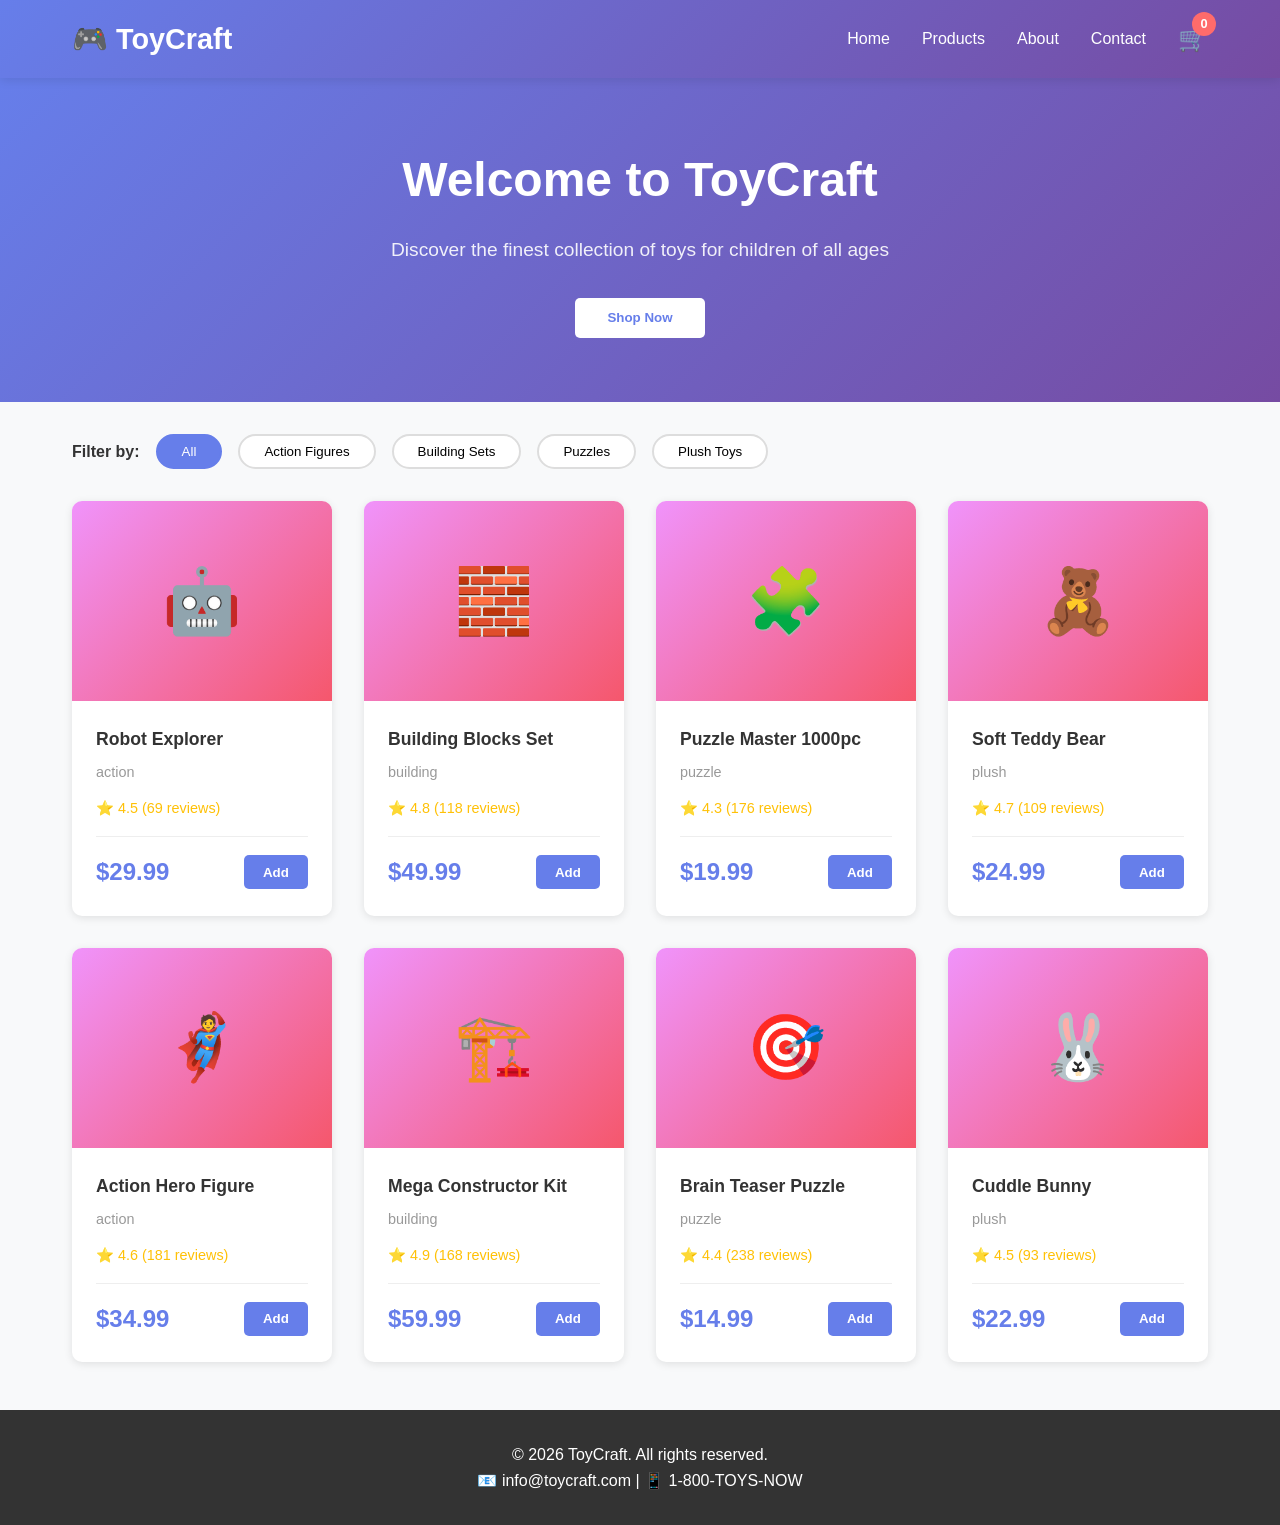
<file: travail.html>
<!DOCTYPE html>
<html lang="en">
<head>
    <meta charset="UTF-8">
    <meta name="viewport" content="width=device-width, initial-scale=1.0">
    <title>ToyCraft - Premium Toys Store</title>
    <style>
        * {
            margin: 0;
            padding: 0;
            box-sizing: border-box;
        }

        body {
            font-family: 'Segoe UI', Tahoma, Geneva, Verdana, sans-serif;
            background: #f8f9fa;
            color: #333;
            line-height: 1.6;
        }

        /* Header & Navigation */
        header {
            background: linear-gradient(135deg, #667eea 0%, #764ba2 100%);
            color: white;
            padding: 1rem 0;
            position: sticky;
            top: 0;
            z-index: 100;
            box-shadow: 0 2px 10px rgba(0, 0, 0, 0.1);
        }

        .header-container {
            max-width: 1200px;
            margin: 0 auto;
            padding: 0 2rem;
            display: flex;
            justify-content: space-between;
            align-items: center;
        }

        .logo {
            font-size: 1.8rem;
            font-weight: bold;
            display: flex;
            align-items: center;
            gap: 0.5rem;
        }

        nav {
            display: flex;
            gap: 2rem;
            align-items: center;
        }

        nav a {
            color: white;
            text-decoration: none;
            transition: opacity 0.3s;
        }

        nav a:hover {
            opacity: 0.8;
        }

        .cart-icon {
            position: relative;
            cursor: pointer;
            font-size: 1.5rem;
            transition: transform 0.3s;
        }

        .cart-icon:hover {
            transform: scale(1.1);
        }

        .cart-count {
            position: absolute;
            top: -8px;
            right: -8px;
            background: #ff6b6b;
            color: white;
            border-radius: 50%;
            width: 24px;
            height: 24px;
            display: flex;
            align-items: center;
            justify-content: center;
            font-size: 0.8rem;
            font-weight: bold;
        }

        /* Hero Section */
        .hero {
            background: linear-gradient(135deg, #667eea 0%, #764ba2 100%);
            color: white;
            padding: 4rem 2rem;
            text-align: center;
        }

        .hero h1 {
            font-size: 3rem;
            margin-bottom: 1rem;
        }

        .hero p {
            font-size: 1.2rem;
            margin-bottom: 2rem;
            opacity: 0.9;
        }

        .btn {
            display: inline-block;
            padding: 0.8rem 2rem;
            background: white;
            color: #667eea;
            text-decoration: none;
            border: none;
            border-radius: 5px;
            font-weight: bold;
            cursor: pointer;
            transition: transform 0.2s, box-shadow 0.2s;
        }

        .btn:hover {
            transform: translateY(-2px);
            box-shadow: 0 5px 15px rgba(0, 0, 0, 0.2);
        }

        .btn-secondary {
            background: #ff6b6b;
            color: white;
            margin-left: 1rem;
        }

        /* Filters */
        .filters {
            max-width: 1200px;
            margin: 2rem auto;
            padding: 0 2rem;
            display: flex;
            gap: 1rem;
            flex-wrap: wrap;
            align-items: center;
        }

        .filter-btn {
            padding: 0.5rem 1.5rem;
            border: 2px solid #ddd;
            background: white;
            border-radius: 25px;
            cursor: pointer;
            transition: all 0.3s;
            font-weight: 500;
        }

        .filter-btn.active {
            background: #667eea;
            color: white;
            border-color: #667eea;
        }

        .filter-btn:hover {
            border-color: #667eea;
        }

        /* Products Grid */
        .products-section {
            max-width: 1200px;
            margin: 2rem auto;
            padding: 0 2rem;
        }

        .products-grid {
            display: grid;
            grid-template-columns:repeat(auto-fill, minmax(250px, 1fr));
            gap: 2rem;
            margin-bottom: 3rem;
        }

        .product-card {
            background: white;
            border-radius: 10px;
            overflow: hidden;
            box-shadow: 0 2px 8px rgba(0, 0, 0, 0.1);
            transition: transform 0.3s, box-shadow 0.3s;
        }

        .product-card:hover {
            transform: translateY(-5px);
            box-shadow: 0 5px 20px rgba(0, 0, 0, 0.15);
        }

        .product-image {
            width: 100%;
            height: 200px;
            background: linear-gradient(135deg, #f093fb 0%, #f5576c 100%);
            display: flex;
            align-items: center;
            justify-content: center;
            font-size: 4rem;
        }

        .product-info {
            padding: 1.5rem;
        }

        .product-name {
            font-size: 1.1rem;
            font-weight: bold;
            margin-bottom: 0.5rem;
        }

        .product-category {
            color: #999;
            font-size: 0.9rem;
            margin-bottom: 0.8rem;
        }

        .product-rating {
            color: #ffc107;
            font-size: 0.9rem;
            margin-bottom: 0.8rem;
        }

        .product-price {
            display: flex;
            justify-content: space-between;
            align-items: center;
            margin-top: 1rem;
            padding-top: 1rem;
            border-top: 1px solid #eee;
        }

        .price {
            font-size: 1.5rem;
            font-weight: bold;
            color: #667eea;
        }

        .add-to-cart-btn {
            background: #667eea;
            color: white;
            border: none;
            padding: 0.6rem 1.2rem;
            border-radius: 5px;
            cursor: pointer;
            font-weight: bold;
            transition: background 0.3s;
        }

        .add-to-cart-btn:hover {
            background: #764ba2;
        }

        /* Cart Modal */
        .modal {
            display: none;
            position: fixed;
            top: 0;
            left: 0;
            width: 100%;
            height: 100%;
            background: rgba(0, 0, 0, 0.5);
            z-index: 1000;
            align-items: center;
            justify-content: center;
        }

        .modal.active {
            display: flex;
        }

        .modal-content {
            background: white;
            padding: 2rem;
            border-radius: 10px;
            max-width: 600px;
            width: 90%;
            max-height: 80vh;
            overflow-y: auto;
            box-shadow: 0 10px 40px rgba(0, 0, 0, 0.3);
        }

        .modal-header {
            display: flex;
            justify-content: space-between;
            align-items: center;
            margin-bottom: 1.5rem;
            border-bottom: 2px solid #eee;
            padding-bottom: 1rem;
        }

        .modal-header h2 {
            font-size: 1.5rem;
        }

        .close-btn {
            background: none;
            border: none;
            font-size: 1.5rem;
            cursor: pointer;
            color: #999;
        }

        .close-btn:hover {
            color: #333;
        }

        .cart-item {
            display: flex;
            justify-content: space-between;
            align-items: center;
            padding: 1rem;
            border-bottom: 1px solid #eee;
        }

        .cart-item-info {
            flex: 1;
        }

        .cart-item-name {
            font-weight: bold;
            margin-bottom: 0.3rem;
        }

        .cart-item-price {
            color: #666;
        }

        .cart-item-controls {
            display: flex;
            gap: 0.5rem;
            align-items: center;
        }

        .quantity-btn {
            background: #f0f0f0;
            border: none;
            width: 30px;
            height: 30px;
            border-radius: 3px;
            cursor: pointer;
            font-weight: bold;
        }

        .quantity-btn:hover {
            background: #e0e0e0;
        }

        .remove-btn {
            background: #ff6b6b;
            color: white;
            border: none;
            padding: 0.4rem 0.8rem;
            border-radius: 3px;
            cursor: pointer;
            font-size: 0.9rem;
        }

        .remove-btn:hover {
            background: #ff5252;
        }

        .empty-cart {
            text-align: center;
            padding: 2rem;
            color: #999;
        }

        .cart-summary {
            margin-top: 1.5rem;
            padding-top: 1rem;
            border-top: 2px solid #eee;
        }

        .summary-row {
            display: flex;
            justify-content: space-between;
            padding: 0.5rem 0;
            font-size: 1.1rem;
        }

        .summary-row.total {
            font-weight: bold;
            color: #667eea;
            font-size: 1.3rem;
            margin-top: 1rem;
        }

        .checkout-btn {
            width: 100%;
            margin-top: 1.5rem;
            padding: 1rem;
            background: #667eea;
            color: white;
            border: none;
            border-radius: 5px;
            font-weight: bold;
            font-size: 1.1rem;
            cursor: pointer;
            transition: background 0.3s;
        }

        .checkout-btn:hover {
            background: #764ba2;
        }

        .checkout-btn:disabled {
            background: #ccc;
            cursor: not-allowed;
        }

        /* Footer */
        footer {
            background: #333;
            color: white;
            padding: 2rem;
            text-align: center;
            margin-top: 3rem;
        }

        /* Responsive */
        @media (max-width: 768px) {
            .hero h1 {
                font-size: 2rem;
            }

            .products-grid {
                grid-template-columns: repeat(auto-fill, minmax(180px, 1fr));
                gap: 1rem;
            }

            .header-container {
                flex-direction: column;
                gap: 1rem;
                padding: 1rem;
            }

            nav {
                gap: 1rem;
                width: 100%;
                justify-content: center;
            }

            .filters {
                justify-content: center;
            }
        }
    </style>
</head>
<body>
    <!-- Header -->
    <header>
        <div class="header-container">
            <div class="logo">🎮 ToyCraft</div>
            <nav>
                <a href="#home">Home</a>
                <a href="#products">Products</a>
                <a href="#about">About</a>
                <a href="#contact">Contact</a>
                <div class="cart-icon" onclick="toggleCart()">
                    🛒
                    <span class="cart-count" id="cart-count">0</span>
                </div>
            </nav>
        </div>
    </header>

    <!-- Hero Section -->
    <section class="hero" id="home">
        <h1>Welcome to ToyCraft</h1>
        <p>Discover the finest collection of toys for children of all ages</p>
        <button class="btn" onclick="document.getElementById('products').scrollIntoView({behavior: 'smooth'})">Shop Now</button>
    </section>

    <!-- Filters -->
    <div class="filters">
        <span style="font-weight: bold;">Filter by:</span>
        <button class="filter-btn active" onclick="filterProducts('all')">All</button>
        <button class="filter-btn" onclick="filterProducts('action')">Action Figures</button>
        <button class="filter-btn" onclick="filterProducts('building')">Building Sets</button>
        <button class="filter-btn" onclick="filterProducts('puzzle')">Puzzles</button>
        <button class="filter-btn" onclick="filterProducts('plush')">Plush Toys</button>
    </div>

    <!-- Products Section -->
    <section class="products-section" id="products">
        <div class="products-grid" id="products-grid"></div>
    </section>

    <!-- Cart Modal -->
    <div class="modal" id="cart-modal">
        <div class="modal-content">
            <div class="modal-header">
                <h2>Shopping Cart</h2>
                <button class="close-btn" onclick="toggleCart()">&times;</button>
            </div>
            <div id="cart-items"></div>
            <div class="cart-summary">
                <div class="summary-row">
                    <span>Subtotal:</span>
                    <span id="subtotal">$0.00</span>
                </div>
                <div class="summary-row">
                    <span>Tax (10%):</span>
                    <span id="tax">$0.00</span>
                </div>
                <div class="summary-row total">
                    <span>Total:</span>
                    <span id="total">$0.00</span>
                </div>
            </div>
            <button class="checkout-btn" onclick="checkout()" id="checkout-btn">Proceed to Checkout</button>
        </div>
    </div>

    <!-- Footer -->
    <footer id="contact">
        <p>&copy; 2026 ToyCraft. All rights reserved.</p>
        <p>📧 info@toycraft.com | 📱 1-800-TOYS-NOW</p>
    </footer>

    <script>
        // Product Data
        const products = [
            { id: 1, name: 'Robot Explorer', category: 'action', price: 29.99, rating: 4.5, emoji: '🤖' },
            { id: 2, name: 'Building Blocks Set', category: 'building', price: 49.99, rating: 4.8, emoji: '🧱' },
            { id: 3, name: 'Puzzle Master 1000pc', category: 'puzzle', price: 19.99, rating: 4.3, emoji: '🧩' },
            { id: 4, name: 'Soft Teddy Bear', category: 'plush', price: 24.99, rating: 4.7, emoji: '🧸' },
            { id: 5, name: 'Action Hero Figure', category: 'action', price: 34.99, rating: 4.6, emoji: '🦸' },
            { id: 6, name: 'Mega Constructor Kit', category: 'building', price: 59.99, rating: 4.9, emoji: '🏗️' },
            { id: 7, name: 'Brain Teaser Puzzle', category: 'puzzle', price: 14.99, rating: 4.4, emoji: '🎯' },
            { id: 8, name: 'Cuddle Bunny', category: 'plush', price: 22.99, rating: 4.5, emoji: '🐰' },
        ];

        let cart = [];
        let currentFilter = 'all';

        // Initialize Products
        function initProducts() {
            renderProducts();
        }

        // Render Products
        function renderProducts() {
            const grid = document.getElementById('products-grid');
            grid.innerHTML = '';

            const filteredProducts = currentFilter === 'all' 
                ? products 
                : products.filter(p => p.category === currentFilter);

            filteredProducts.forEach(product => {
                const card = document.createElement('div');
                card.className = 'product-card';
                card.innerHTML = `
                    <div class="product-image">${product.emoji}</div>
                    <div class="product-info">
                        <div class="product-name">${product.name}</div>
                        <div class="product-category">${product.category}</div>
                        <div class="product-rating">⭐ ${product.rating} (${Math.floor(Math.random() * 200) + 50} reviews)</div>
                        <div class="product-price">
                            <span class="price">$${product.price.toFixed(2)}</span>
                            <button class="add-to-cart-btn" onclick="addToCart(${product.id})">Add</button>
                        </div>
                    </div>
                `;
                grid.appendChild(card);
            });
        }

        // Filter Products
        function filterProducts(category) {
            currentFilter = category;
            document.querySelectorAll('.filter-btn').forEach(btn => btn.classList.remove('active'));
            event.target.classList.add('active');
            renderProducts();
        }

        // Add to Cart
        function addToCart(productId) {
            const product = products.find(p => p.id === productId);
            const existingItem = cart.find(item => item.id === productId);

            if (existingItem) {
                existingItem.quantity++;
            } else {
                cart.push({...product, quantity: 1});
            }

            updateCartUI();
        }

        // Update Cart UI
        function updateCartUI() {
            document.getElementById('cart-count').textContent = cart.reduce((sum, item) => sum + item.quantity, 0);
            renderCart();
        }

        // Render Cart
        function renderCart() {
            const cartItemsDiv = document.getElementById('cart-items');

            if (cart.length === 0) {
                cartItemsDiv.innerHTML = '<div class="empty-cart">Your cart is empty</div>';
                document.getElementById('checkout-btn').disabled = true;
                updateCartTotals();
                return;
            }

            document.getElementById('checkout-btn').disabled = false;
            cartItemsDiv.innerHTML = cart.map(item => `
                <div class="cart-item">
                    <div class="cart-item-info">
                        <div class="cart-item-name">${item.emoji} ${item.name}</div>
                        <div class="cart-item-price">$${item.price.toFixed(2)} each</div>
                    </div>
                    <div class="cart-item-controls">
                        <button class="quantity-btn" onclick="updateQuantity(${item.id}, -1)">−</button>
                        <span style="min-width: 30px; text-align: center;">${item.quantity}</span>
                        <button class="quantity-btn" onclick="updateQuantity(${item.id}, 1)">+</button>
                        <button class="remove-btn" onclick="removeFromCart(${item.id})">Remove</button>
                    </div>
                </div>
            `).join('');

            updateCartTotals();
        }

        // Update Quantity
        function updateQuantity(productId, change) {
            const item = cart.find(i => i.id === productId);
            if (item) {
                item.quantity += change;
                if (item.quantity <= 0) {
                    removeFromCart(productId);
                } else {
                    updateCartUI();
                }
            }
        }

        // Remove from Cart
        function removeFromCart(productId) {
            cart = cart.filter(item => item.id !== productId);
            updateCartUI();
        }

        // Update Cart Totals
        function updateCartTotals() {
            const subtotal = cart.reduce((sum, item) => sum + (item.price * item.quantity), 0);
            const tax = subtotal * 0.1;
            const total = subtotal + tax;

            document.getElementById('subtotal').textContent = `$${subtotal.toFixed(2)}`;
            document.getElementById('tax').textContent = `$${tax.toFixed(2)}`;
            document.getElementById('total').textContent = `$${total.toFixed(2)}`;
        }

        // Toggle Cart
        function toggleCart() {
            document.getElementById('cart-modal').classList.toggle('active');
        }

        // Checkout
        function checkout() {
            if (cart.length === 0) return;
            alert(`Thank you for your purchase of $${cart.reduce((sum, item) => sum + (item.price * item.quantity), 0).toFixed(2)}! Your order has been placed.`);
            cart = [];
            updateCartUI();
            toggleCart();
        }

        // Close modal when clicking outside
        document.addEventListener('click', (e) => {
            const modal = document.getElementById('cart-modal');
            if (e.target === modal) {
                toggleCart();
            }
        });

        // Initialize on page load
        window.addEventListener('load', initProducts);
    </script>
</body>
</html>
</file>
